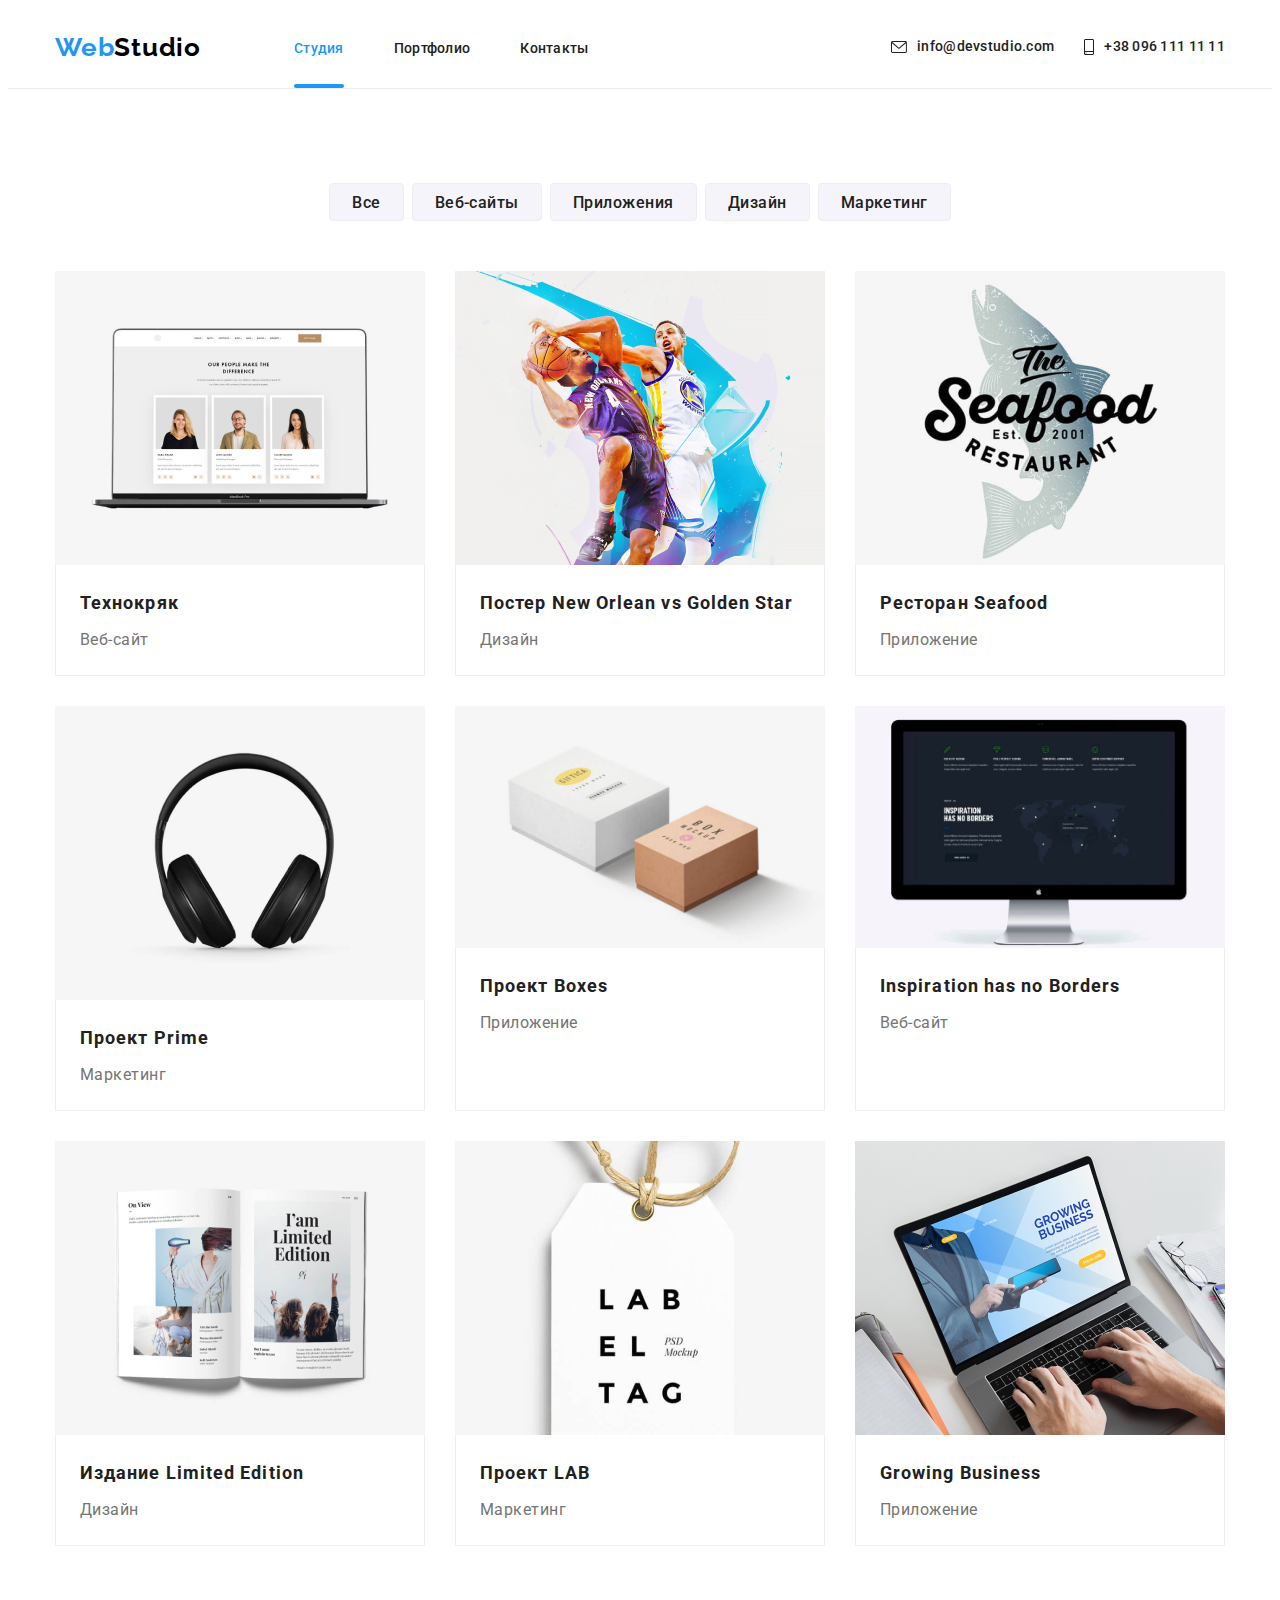
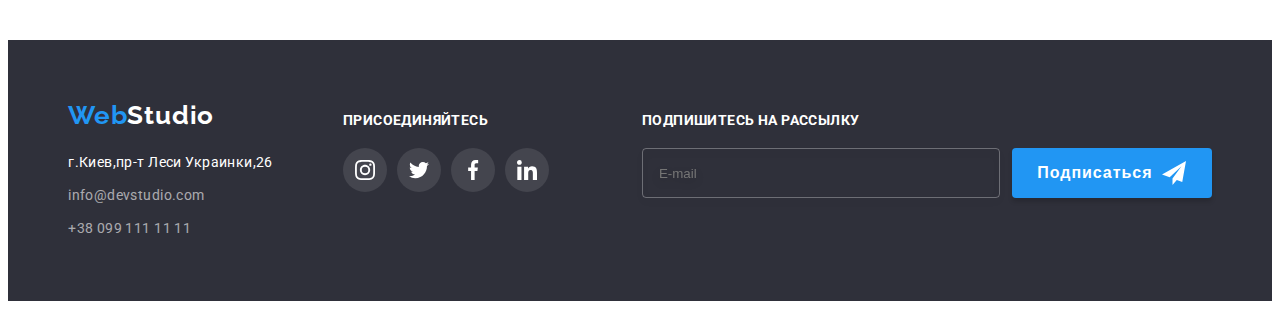
<file: portfolio.html>
<!DOCTYPE html>
<html lang="en">
  <head>
    <meta charset="UTF-8" />
    <meta http-equiv="X-UA-Compatible" content="IE=edge" />
    <meta name="viewport" content="width=device-width, initial-scale=1.0" />
    <link rel="shortcut icon" href="images/Flag_Ukr.ico" type="image/x-icon" />
    <title>Портфолио</title>
    <link rel="preconnect" href="https://fonts.googleapis.com" />
    <link rel="preconnect" href="https://fonts.gstatic.com" crossorigin />
    <link
      href="https://fonts.googleapis.com/css2?family=Raleway:wght@700&family=Roboto:wght@400;500;700;900&display=swap"
      rel="stylesheet"
    />
    <link
      rel="stylesheet"
      href="https://cdnjs.cloudflare.com/ajax/libs/modern-normalize/1.1.0/modern-normalize.min.css"
      integrity="sha512-wpPYUAdjBVSE4KJnH1VR1HeZfpl1ub8YT/NKx4PuQ5NmX2tKuGu6U/JRp5y+Y8XG2tV+wKQpNHVUX03MfMFn9Q=="
      crossorigin="anonymous"
      referrerpolicy="no-referrer"
    />
    <link rel="stylesheet" href="./css/main.min.css" />
    <style>
      ul {
        list-style-type: none; /* Убираем маркеры */
      }
      a {
        text-decoration: none; /* Убираем подчеркивание в ссылках  */
      }
    </style>
  </head>
  <body>
    <header class="header">
      <div class="container">
        <nav class="nav">
          <a href="./index.html" class="logo nav__logo"
            ><span class="logo__first">Web</span>Studio
          </a>
          <ul class="menu">
            <li class="menu__item">
              <a href="./index.html" class="menu__link + menu__link--stream"
                >Студия</a
              >
            </li>
            <li class="menu__item">
              <a href="./index.html" class="menu__link">Портфолио</a>
            </li>
            <li class="menu__item">
              <a href="" class="menu__link">Контакты</a>
            </li>
          </ul>
        </nav>
        <ul class="contacts">
          <li class="contacts__item">
            <a
              href="mailto:info@devstudio.com"
              title="E-mail"
              class="contacts__link"
            >
              <svg class="contacts__icon" width="16" height="12">
                <use href="./images/icons.svg#icon-envelope"></use>
              </svg>
              info@devstudio.com</a
            >
          </li>
          <li class="contacts__item">
            <a
              href="tel:+380961111111"
              title="Mobile phone"
              class="contacts__link"
            >
              <svg class="contacts__icon" width="10" height="16">
                <use href="./images/icons.svg#icon-smartphone"></use>
              </svg>
              +38 096 111 11 11</a
            >
          </li>
        </ul>
        <button type="button" class="menu-button-open">
          <svg class="menu-open-icon" width="24" height="16">
            <use href="./images/icons.svg#mob-menu-open"></use>
          </svg>
        </button>
        <div class="mob-modal is-hidden">
          <div class="mob-modal__container">
            <button type="button" class="menu-button-close">
              <svg class="menu-close-icon" width="40" height="40">
                <use href="./images/icons.svg#mob-menu-close"></use>
              </svg>
            </button>
            <ul class="mob-menu">
              <li class="mob-menu__item">
                <a href="./index.html" class="mob-menu__link"
                  >Студия</a
                >
              </li>
              <li class="mob-menu__item">
                <a href="./portfolio.html" class="mob-menu__link mob-menu--stream">Портфолио</a>
              </li>
              <li class="mob-menu__item">
                <a href="" class="mob-menu__link">Контакты</a>
              </li>
            </ul>
            <div>
              <ul class="mob-contacts">
                <li class="mob-contacts__item">
                  <a
                    href="tel:+380961111111"
                    title="Mobile phone"
                    class="mob-contacts__mobile mob-contacts__link"
                  >
                    +38 096 111 11 11</a
                  >
                </li>
                <li class="mob-contacts__item">
                  <a
                    href="mailto:info@devstudio.com"
                    title="E-mail"
                    class="mob-contacts__email mob-contacts__link"
                  >
                    info@devstudio.com</a
                  >
                </li>
              </ul>
              <ul class="mob-networks">
                <li class="mob-networks__item">
                  <a href="" class="mob-networks">Instagram</a>
                </li>
                <li class="mob-networks__item">
                  <a href="" class="mob-networks">Twitter</a>
                </li>
                <li class="mob-networks__item">
                  <a href="" class="mob-networks">Facebook</a>
                </li>
                <li class="mob-networks__item">
                  <a href="" class="mob-networks">LinkedIn</a>
                </li>
              </ul>
            </div>
          </div>
        </div>
      </div>
    </header>
    <!-- main -->
    <main>
      <!-- прячем заголовок от пользователя, Google  видит заголовок -->
      <h1 class="visually-hidden">Портфолио</h1>
      <section class="section-portfolio">
        <div class="container">
          <ul class="portfolio-btn-list">
            <li class="portfolio-btn-list__item">
              <button type="button" class="portfolio-btn">Все</button>
            </li>
            <li class="portfolio-btn-list__item">
              <button type="button" class="portfolio-btn">Веб-сайты</button>
            </li>
            <li class="portfolio-btn-list__item">
              <button type="button" class="portfolio-btn">Приложения</button>
            </li>
            <li class="portfolio-btn-list__item">
              <button type="button" class="portfolio-btn">Дизайн</button>
            </li>
            <li class="portfolio-btn-list__item">
              <button type="button" class="portfolio-btn">Маркетинг</button>
            </li>
          </ul>
          <ul class="services">
            <li class="services__item">
              <a href="" class="services__link">
                <div class="services__item-wrap">
                  <picture>
                    <source
                      srcset="
                        ./images/projects/Project1Desk1x.jpg 1x,
                        ./images/projects/Project1Desk2x.jpg 2x
                      "
                      media="(min-width: 1200px)"
                    />
                    <source
                      srcset="
                        ./images/projects/Project1Tab1x.jpg 1x,
                        ./images/projects/Project1Tab2x.jpg 2x
                      "
                      media="(min-width: 768px)"
                    />
                    <source
                      srcset="
                        ./images/projects/Project1Mob1x.jpg 1x,
                        ./images/projects/Project1Mob2x.jpg 2x
                      "
                      media="(min-width: 320px)"
                    />
                    <img
                    src="./images/projects/Project1Mob1x.jpg"
                    alt="Technocarck"
                    width="370"
                    class="services__img-portfolio"
                  />
                  </picture>
                  
                  <p class="services__item-text">
                    Ресурс предлагает комплексные предложения с разным уровнем
                    функционала и сервисов. Все это позволит посетителю получить
                    исчерпывающие сведения о компании или частном лице.
                  </p>
                </div>
                <div class="services__div">
                  <h2 class="services__review">Технокряк</h2>
                  <p class="services__speciality">Веб-сайт</p>
                </div>
              </a>
            </li>
            <li class="services__item">
              <a href="" class="services__link">
                <div class="services__item-wrap">
                  <picture>
                    <source
                      srcset="
                        ./images/projects/Project2Desk1x.jpg 1x,
                        ./images/projects/Project2Desk2x.jpg 2x
                      "
                      media="(min-width: 1200px)"
                    />
                    <source
                      srcset="
                        ./images/projects/Project2Tab1x.jpg 1x,
                        ./images/projects/Project2Tab2x.jpg 2x
                      "
                      media="(min-width: 768px)"
                    />
                    <source
                      srcset="
                        ./images/projects/Project2Mob1x.jpg 1x,
                        ./images/projects/Project2Mob2x.jpg 2x
                      "
                      media="(min-width: 320px)"
                    />
                    <img
                    src="./images/projects/Project2Mob1x.jpg"
                    alt="Poster NewOrlean"
                    width="370"
                    class="services__img-portfolio"
                  />
                  </picture>
                  
                  <p class="services__item-text">
                    Ресурс предлагает комплексные предложения с разным уровнем
                    функционала и сервисов. Все это позволит посетителю получить
                    исчерпывающие сведения о компании или частном лице.
                  </p>
                </div>
                <div class="services__div">
                  <h2 class="services__review">
                    Постер New Orlean vs Golden Star
                  </h2>
                  <p class="services__speciality">Дизайн</p>
                </div>
              </a>
            </li>
            <li class="services__item">
              <a href="" class="services__link">
                <div class="services__item-wrap">
                  <picture>
                     <source
                      srcset="
                        ./images/projects/Project3Desk1x.jpg 1x,
                        ./images/projects/Project3Desk2x.jpg 2x
                      "
                      media="(min-width: 1200px)"
                    />
                    <source
                      srcset="
                        ./images/projects/Project3Tab1x.jpg 1x,
                        ./images/projects/Project3Tab2x.jpg 2x
                      "
                      media="(min-width: 768px)"
                    />
                    <source
                      srcset="
                        ./images/projects/Project3Mob1x.jpg 1x,
                        ./images/projects/Project3Mob2x.jpg 2x
                      "
                      media="(min-width: 320px)"
                    />
                    <img
                    src="./images/projects/Project3Mob1x.jpg"
                    alt="Seafood"
                    width="370"
                    class="services__img-portfolio"
                  />
                  </picture>
                  
                  <p class="services__item-text">
                    Ресурс предлагает комплексные предложения с разным уровнем
                    функционала и сервисов. Все это позволит посетителю получить
                    исчерпывающие сведения о компании или частном лице.
                  </p>
                </div>
                <div class="services__div">
                  <h2 class="services__review">Ресторан Seafood</h2>
                  <p class="services__speciality">Приложение</p>
                </div>
              </a>
            </li>
            <li class="services__item">
              <a href="" class="services__link">
                <div class="services__item-wrap">
                  <picture>
                    <source
                      srcset="
                        ./images/projects/Project4Desk1x.jpg 1x,
                        ./images/projects/Project4Desk2x.jpg 2x
                      "
                      media="(min-width: 1200px)"
                    />
                    <source
                      srcset="
                        ./images/projects/Project4Tab1x.jpg 1x,
                        ./images/projects/Project4Tab2x.jpg 2x
                      "
                      media="(min-width: 768px)"
                    />
                    <source
                      srcset="
                        ./images/projects/Project4Mob1x.jpg 1x,
                        ./images/projects/Project4Mob2x.jpg 2x
                      "
                      media="(min-width: 320px)"
                    />
                    <img
                    src="./images/projects/Project4Mob1x.jpg"
                    alt="Project Prime"
                    width="370"
                    class="services__img-portfolio"
                  />
                  </picture>
                  
                  <p class="services__item-text">
                    Ресурс предлагает комплексные предложения с разным уровнем
                    функционала и сервисов. Все это позволит посетителю получить
                    исчерпывающие сведения о компании или частном лице.
                  </p>
                </div>
                <div class="services__div">
                  <h2 class="services__review">Проект Prime</h2>
                  <p class="services__speciality">Маркетинг</p>
                </div>
              </a>
            </li>
            <li class="services__item">
              <a href="" class="services__link">
                <div class="services__item-wrap">
                  <picture>
                    <source
                      srcset="
                        ./images/projects/Project5Desk1x.jpg 1x,
                        ./images/projects/Project5Desk2x.jpg 2x
                      "
                      media="(min-width: 1200px)"
                    />
                    <source
                      srcset="
                        ./images/projects/Project5Tab1x.jpg 1x,
                        ./images/projects/Project5Tab2x.jpg 2x
                      "
                      media="(min-width: 768px)"
                    />
                    <source
                      srcset="
                        ./images/projects/Project5Mob1x.jpg 1x,
                        ./images/projects/Project5Mob2x.jpg 2x
                      "
                      media="(min-width: 320px)"
                    />
                  </picture>
                  <img
                    src="./images/projects/Project5Mob1x.jpg"
                    alt="Project Boxes"
                    width="370"
                    class="services__img-portfolio"
                  />
                  <p class="services__item-text">
                    Ресурс предлагает комплексные предложения с разным уровнем
                    функционала и сервисов. Все это позволит посетителю получить
                    исчерпывающие сведения о компании или частном лице.
                  </p>
                </div>
                <div class="services__div">
                  <h2 class="services__review">Проект Boxes</h2>
                  <p class="services__speciality">Приложение</p>
                </div>
              </a>
            </li>
            <li class="services__item">
              <a href="" class="services__link">
                <div class="services__item-wrap">
                  <picture>
                    <source
                      srcset="
                        ./images/projects/Project6Desk1x.jpg 1x,
                        ./images/projects/Project6Desk2x.jpg 2x
                      "
                      media="(min-width: 1200px)"
                    />
                    <source
                      srcset="
                        ./images/projects/Project6Tab1x.jpg 1x,
                        ./images/projects/Project6Tab2x.jpg 2x
                      "
                      media="(min-width: 768px)"
                    />
                    <source
                      srcset="
                        ./images/projects/Project6Mob1x.jpg 1x,
                        ./images/projects/Project6Mob2x.jpg 2x
                      "
                      media="(min-width: 320px)"
                    />
                  </picture>
                  <img
                    src="./images/projects/Project6Mob1x.jpg"
                    alt="Inspiration"
                    width="370"
                    class="services__img-portfolio"
                  />
                  <p class="services__item-text">
                    Ресурс предлагает комплексные предложения с разным уровнем
                    функционала и сервисов. Все это позволит посетителю получить
                    исчерпывающие сведения о компании или частном лице.
                  </p>
                </div>
                <div class="services__div">
                  <h2 class="services__review">Inspiration has no Borders</h2>
                  <p class="services__speciality">Веб-сайт</p>
                </div>
              </a>
            </li>
            <li class="services__item">
              <a href="" class="services__link">
                <div class="services__item-wrap">
                  <picture>
                  <source
                      srcset="
                        ./images/projects/Project7Desk1x.jpg 1x,
                        ./images/projects/Project7Desk2x.jpg 2x
                      "
                      media="(min-width: 1200px)"
                    />
                    <source
                      srcset="
                        ./images/projects/Project7Tab1x.jpg 1x,
                        ./images/projects/Project7Tab2x.jpg 2x
                      "
                      media="(min-width: 768px)"
                    />
                    <source
                      srcset="
                        ./images/projects/Project7Mob1x.jpg 1x,
                        ./images/projects/Project7Mob2x.jpg 2x
                      "
                      media="(min-width: 320px)"
                    />  
                    <img
                    src="./images/projects/Project7Mob1x.jpg"
                    alt="Limited Edition"
                    width="370"
                    class="services__img-portfolio"
                  />
                  </picture>
                  
                  <p class="services__item-text">
                    Ресурс предлагает комплексные предложения с разным уровнем
                    функционала и сервисов. Все это позволит посетителю получить
                    исчерпывающие сведения о компании или частном лице.
                  </p>
                </div>
                <div class="services__div">
                  <h2 class="services__review">Издание Limited Edition</h2>
                  <p class="services__speciality">Дизайн</p>
                </div>
              </a>
            </li>
            <li class="services__item">
              <a href="" class="services__link">
                <div class="services__item-wrap">
                  <picture>
                     <source
                      srcset="
                        ./images/projects/Project8Desk1x.jpg 1x,
                        ./images/projects/Project8Desk2x.jpg 2x
                      "
                      media="(min-width: 1200px)"
                    />
                    <source
                      srcset="
                        ./images/projects/Project8Tab1x.jpg 1x,
                        ./images/projects/Project8Tab2x.jpg 2x
                      "
                      media="(min-width: 768px)"
                    />
                    <source
                      srcset="
                        ./images/projects/Project8Mob1x.jpg 1x,
                        ./images/projects/Project8Mob2x.jpg 2x
                      "
                      media="(min-width: 320px)"
                    />  
                    <img
                    src="./images/projects/Project8Mob1x.jpg"
                    alt="Project LAB"
                    width="370"
                    class="services__img-portfolio"
                  />
                  </picture>
                  
                  <p class="services__item-text">
                    Ресурс предлагает комплексные предложения с разным уровнем
                    функционала и сервисов. Все это позволит посетителю получить
                    исчерпывающие сведения о компании или частном лице.
                  </p>
                </div>
                <div class="services__div">
                  <h2 class="services__review">Проект LAB</h2>
                  <p class="services__speciality">Маркетинг</p>
                </div>
              </a>
            </li>
            <li class="services__item">
              <a href="" class="services__link">
                <div class="services__item-wrap">
                  <picture>
                    <source
                      srcset="
                        ./images/projects/Project9Desk1x.jpg 1x,
                        ./images/projects/Project9Desk2x.jpg 2x
                      "
                      media="(min-width: 1200px)"
                    />
                    <source
                      srcset="
                        ./images/projects/Project9Tab1x.jpg 1x,
                        ./images/projects/Project9Tab2x.jpg 2x
                      "
                      media="(min-width: 768px)"
                    />
                    <source
                      srcset="
                        ./images/projects/Project9Mob1x.jpg 1x,
                        ./images/projects/Project9Mob2x.jpg 2x
                      "
                      media="(min-width: 320px)"
                    /> 
                    <img
                    src="./images/projects/Project9Mob1x.jpg"
                    alt="Business"
                    width="370"
                    class="services__img-portfolio"
                  /> 
                  </picture>
                  
                  <p class="services__item-text">
                    Ресурс предлагает комплексные предложения с разным уровнем
                    функционала и сервисов. Все это позволит посетителю получить
                    исчерпывающие сведения о компании или частном лице.
                  </p>
                </div>
                <div class="services__div">
                  <h2 class="services__review">Growing Business</h2>
                  <p class="services__speciality">Приложение</p>
                </div>
              </a>
            </li>
          </ul>
        </div>
      </section>
    </main>
    <footer class="footer">
      <div class="container">
        <div class="footer__box-address">
          <div class="footer__div-logo">
            <a href="./index.html" class="logo logo--footer"
              ><span class="logo__first">Web</span>Studio
            </a>
          </div>
          <address>
            <ul class="contacts-footer">
              <li class="contacts-footer__item">
                <a
                  href="https://goo.gl/maps/AGHYp6htn4ZRzc9z8"
                  target="_blank"
                  rel="noopener noreferrer"
                  title="address"
                  class="contacts-footer__address"
                  >г.Киев,пр-т Леси Украинки,26</a
                >
              </li>
              <li class="contacts-footer__item">
                <a
                  href="mailto:info@devstudio.com"
                  title="E-mail"
                  class="contacts-footer__email"
                  >info@devstudio.com</a
                >
              </li>
              <li class="contacts-footer__item">
                <a
                  href="tel:+380991111111"
                  title="Mobile phone"
                  class="contacts-footer__phone"
                  >+38 099 111 11 11</a
                >
              </li>
            </ul>
          </address>
        </div>
        <div class="footer-contacts">
          <h3 class="footer-invite">присоединяйтесь</h3>
          <ul class="footer-social-networks">
            <li class="footer-social-networks__item">
              <a href="" class="footer-social-networks__link">
                <svg
                  class="footer-social-networks__icon"
                  width="20"
                  height="20"
                >
                  <use href="./images/icons.svg#icon-instagram"></use>
                </svg>
              </a>
            </li>
            <li class="footer-social-networks__item">
              <a href="" class="footer-social-networks__link">
                <svg
                  class="footer-social-networks__icon"
                  width="20"
                  height="20"
                >
                  <use href="./images/icons.svg#icon-twitter"></use>
                </svg>
              </a>
            </li>
            <li class="footer-social-networks__item">
              <a href="" class="footer-social-networks__link">
                <svg
                  class="footer-social-networks__icon"
                  width="20"
                  height="20"
                >
                  <use href="./images/icons.svg#icon-facebook"></use>
                </svg>
              </a>
            </li>
            <li class="footer-social-networks__item">
              <a href="" class="footer-social-networks__link">
                <svg
                  class="footer-social-networks__icon"
                  width="20"
                  height="20"
                >
                  <use href="./images/icons.svg#icon-linkedin"></use>
                </svg>
              </a>
            </li>
          </ul>
        </div>

        <div class="mailing-list">
          <h3 class="mailing-list__title">Подпишитесь на рассылку</h3>
          <form class="mailing">
            <label class="mailing__label">
              <input
                type="email"
                name="footer-email"
                placeholder="E-mail"
                class="mailing__input"
                required
              />
            </label>
            <button type="submit" class="main-btn footer-btn">
              Подписаться
              <svg class="footer-btn__icon" width="24" height="24">
                <use href="./images/icons.svg#icon-send"></use>
              </svg>
            </button>
          </form>
        </div>
      </div>
    </footer> 

    <script src="./js/modal.js"></script>
    <script src="./js/menu.js"></script>
  </body>
</html>
</file>
<file: css/main.min.css>
﻿body{font-family:"Roboto",sans-serif;color:#212121;background-color:#fff}html{box-sizing:border-box}*,*::before,*::after{box-sizing:inherit}button{cursor:pointer}p,h1,h2,h3,h4,h5,h6{margin:0}ul{margin:0;padding-left:0}a{color:currentColor}a:focus,button:focus,.modal-form__input,.modal-form__text,.mailing__input{outline:currentColor}img{display:block;width:100%;min-width:100%;height:auto}:root{--main-color: #212121;--header-bottom: #ececec;--highlight-color: #2196f3;--highlight-btn: #188ce8;--mark-color: #ffa500;--header-link-color: #757575;--main-tittle-color: #ffffff;--main-background-color: #2f303a;--description-text-color: #757575;--description-background-color: #f5f4fa;--team__position-color: #757575;--soc-icon-color: #afb1b8;--footer-background-color: #2f303a;--footer-contact-color: #ffffff;--portfolio-speciality-color: #757575;--typical-margin: 30px;--timing-function: cubic-bezier(0.4, 0, 0.2, 1)}h2[class=visually-hidden],h1[class=visually-hidden]{position:absolute;white-space:nowrap;width:1px;height:1px;overflow:hidden;border:0;padding:0;clip:rect(0 0 0 0);clip-path:inset(50%);margin:-1px}.container{width:100%;margin:0 auto;padding-left:15px;padding-right:15px}@media screen and (min-width: 480px){.container{max-width:480px}}@media screen and (min-width: 768px){.container{max-width:768px}}@media screen and (min-width: 1200px){.container{max-width:1200px}}.main-btn{font-weight:700;font-size:16px;line-height:1.88;text-align:center;letter-spacing:.06em;box-shadow:0px 4px 4px rgba(0,0,0,.15);border-radius:4px;border:0;color:var(--main-tittle-color);background:var(--highlight-color);margin:0 auto;display:block;min-width:200px;height:50px;transition:box-shadow 250ms var(--timing-function),background-color 250ms var(--timing-function)}.main-btn:hover,.main-btn:focus{background-color:var(--highlight-btn);box-shadow:0px 4px 4px rgba(0,0,0,.15);border-radius:4px}.header{border-bottom:1px solid var(--header-bottom)}@media screen and (min-width: 480px){.header{padding:10px 0}}@media screen and (min-width: 768px){.header{padding:21px 0}}@media screen and (min-width: 1200px){.header{padding-top:24px;padding-bottom:25px}}.header>.container,.nav{display:flex;align-items:center}.logo{font-family:"Raleway",sans-serif;font-style:normal;font-weight:700;font-size:24px;line-height:1.17;letter-spacing:.03em}@media screen and (min-width: 1200px){.logo{font-size:26px;line-height:1.19}}.menu{display:none}@media screen and (min-width: 768px){.menu{display:flex;align-items:center}}.nav__logo{color:#000;margin-right:93px}.logo__first{color:var(--highlight-color)}.menu__item:not(:last-child){margin-right:50px}.menu__link{color:var(--main-color);margin-top:4px;position:relative;/*!!!!!!!!!!!!! ЕСЛИ НЕТ - ТО ФИГУРА
ПОЗИЦИОНИРУЕТСЯ ОТНОСИТЕЛЬНО ДОКУМЕНТА 
при position: absolute; !!!!!!!!!!!!!!!*/transition:color 250ms var(--timing-function),filter 250ms var(--timing-function);font-weight:500;font-size:14px;line-height:1.14;letter-spacing:.02em}.menu__link:hover,.menu__link:focus{color:var(--highlight-color)}.menu__link--stream{color:var(--highlight-color)}.menu__link--stream::after{content:"";position:absolute;bottom:-34.5px;display:block;width:100%;height:4px;border-radius:4px;background-color:var(--highlight-color)}@media screen and (min-width: 1200px){.menu__link--stream::after{bottom:-32.5px}}.contacts{display:none}@media screen and (min-width: 768px){.contacts{display:flex;flex-direction:column;margin-left:auto}}@media screen and (min-width: 1200px){.contacts{display:flex;flex-direction:row}}.contacts__item:not(:first-child){margin-top:10px}@media screen and (min-width: 1200px){.contacts__item:not(:first-child){margin-top:0;margin-left:30px}}.contacts__link{display:flex;align-items:center;font-weight:500;font-size:14px;line-height:1.14;letter-spacing:.02em;transition:color 250ms var(--timing-function),filter 250ms var(--timing-function)}.contacts__link:hover,.contacts__link:focus{color:var(--highlight-color)}.contacts__icon{margin-right:10px;fill:currentColor}.menu-button-open{display:flex;justify-content:center;align-items:center;border:none;background-color:inherit;width:40px;height:40px;padding:0;margin-left:auto;transition:fill 250ms var(--timing-function)}@media screen and (min-width: 768px){.menu-button-open{display:none}}.menu-button-open:hover,.menu-button-open:focus{fill:var(--highlight-color)}.mob-modal{position:fixed;top:0;left:0;z-index:5;width:100vw;height:100vh;background-color:var(--footer-contact-color);padding:48px 0}.mob-modal__container{max-width:480px;padding-left:40px;margin:0 auto;display:flex;flex-direction:column;height:100%;justify-content:space-between;overflow:auto}.menu-close-icon{transition:transform .3s linear,fill .3s linear}.menu-button-close{display:flex;position:absolute;border:none;background-color:rgba(0,0,0,0);padding:0;right:15px;top:10px}.menu-button-close:hover .menu-close-icon,.menu-button-close:focus .menu-close-icon{fill:var(--highlight-color);transform:rotate(90deg)}.mob-menu{display:flex;flex-direction:column;gap:var(--typical-margin)}.mob-menu__item{font-weight:500;font-size:40px;line-height:1.175;letter-spacing:.02em}.mob-menu--stream{color:var(--highlight-color)}.mob-menu__link:hover,.mob-menu__link:focus{color:var(--highlight-color)}.mob-contacts{display:flex;flex-direction:column;gap:var(--typical-margin);margin-bottom:64px}.mob-contacts__link:hover,.mob-contacts__link:focus{color:var(--highlight-color)}.mob-contacts__mobile{font-weight:500;font-size:34px;line-height:1.1764705882;letter-spacing:.02em;color:var(--highlight-color)}.mob-contacts__email{font-weight:500;font-size:24px;line-height:28px;letter-spacing:.02em;color:var(--header-link-color)}.mob-networks{display:flex;gap:10px}.mob-networks__item{border-left:1px solid rgba(33,33,33,.2);padding-left:10px;color:var(--highlight-color)}.mob-networks__item:first-child{border-left:none;padding-left:0}.main{background:var(--footer-background-color);background-image:linear-gradient(rgba(47, 48, 58, 0.4), rgba(47, 48, 58, 0.4)),url(../images/hero/HeroMob1x.jpg);background-repeat:no-repeat;background-position:center;background-size:cover;margin:0 auto}@media screen and (max-width: 479px){.main{max-width:320px;padding:118px 0}}@media screen and (min-width: 480px){.main{max-width:480px;padding:118px 0;background-image:linear-gradient(rgba(47, 48, 58, 0.4), rgba(47, 48, 58, 0.4)),url(../images/hero/HeroMob1x.jpg)}}@media screen and (min-width: 480px)and (min-device-pixel-ratio: 2),screen and (min-width: 480px)and (min-resolution: 192dpi),screen and (min-width: 480px)and (min-resolution: 2dppx){.main{background-image:linear-gradient(rgba(47, 48, 58, 0.4), rgba(47, 48, 58, 0.4)),url(../images/hero/HeroMob2x.jpg)}}@media screen and (min-width: 768px){.main{max-width:768px;padding:118px 0;background-image:linear-gradient(rgba(47, 48, 58, 0.4), rgba(47, 48, 58, 0.4)),url(../images/hero/HeroTab1x.jpg)}}@media screen and (min-width: 768px)and (min-device-pixel-ratio: 2),screen and (min-width: 768px)and (min-resolution: 192dpi),screen and (min-width: 768px)and (min-resolution: 2dppx){.main{background-image:linear-gradient(rgba(47, 48, 58, 0.4), rgba(47, 48, 58, 0.4)),url(../images/hero/HeroTab2x.jpg)}}@media screen and (min-width: 1200px){.main{max-width:1600px;padding:200px 0;background-image:linear-gradient(rgba(47, 48, 58, 0.4), rgba(47, 48, 58, 0.4)),url(../images/hero/HeroDesk1x.jpg)}}@media screen and (min-width: 1200px)and (min-device-pixel-ratio: 2),screen and (min-width: 1200px)and (min-resolution: 192dpi),screen and (min-width: 1200px)and (min-resolution: 2dppx){.main{background-image:linear-gradient(rgba(47, 48, 58, 0.4), rgba(47, 48, 58, 0.4)),url(../images/hero/HeroDesk2x.jpg)}}.main__box{font-weight:900;text-align:center;letter-spacing:.06em;text-transform:uppercase;color:var(--main-tittle-color);margin:0 auto;margin-bottom:30px}@media screen and (min-width: 480px){.main__box{max-width:360px;font-size:26px;line-height:1.62}}@media screen and (min-width: 1200px){.main__box{max-width:696px;font-size:44px;line-height:1.36}}.details{padding:60px 0}@media screen and (min-width: 1200px){.details{padding:94px 0}}.description{display:flex;flex-wrap:wrap;gap:var(--typical-margin)}.description__li{width:100%}@media screen and (min-width: 768px){.description__li{width:calc((100% - 30px)/2)}}@media screen and (min-width: 1200px){.description__li{width:calc((100% - 90px)/4)}}.details-box{display:flex;justify-content:center;align-items:center;height:120px;background:var(--description-background-color);border-radius:4px;margin-bottom:30px}.details-box__title{text-align:center;font-weight:700;font-size:14px;line-height:1.14;letter-spacing:.03em;text-transform:uppercase;color:var(--main-color);margin-bottom:10px}@media screen and (min-width: 768px){.details-box__title{text-align:left}}.details-box__text{font-size:14px;line-height:1.71;letter-spacing:.03em;color:var(--description-text-color)}.activity-section{padding-bottom:94px}@media screen and (max-width: 1199px){.activity-section{position:absolute;white-space:nowrap;width:1px;height:1px;overflow:hidden;border:0;padding:0;clip:rect(0 0 0 0);clip-path:inset(50%);margin:-1px}}.activity-title{font-size:36px;line-height:1.17;text-align:center;letter-spacing:.03em;color:var(--main-color);margin-bottom:50px}.activity{display:flex}.activity__li{position:relative;display:flex}.activity__li:not(:last-child){margin-right:var(--typical-margin)}.activity__text{text-transform:uppercase;position:absolute;bottom:0;left:0;width:100%;height:70px;display:flex;align-items:center;justify-content:center;background:rgba(47,48,58,.8);font-weight:700;font-size:14px;line-height:1.14;letter-spacing:.03em;color:var(--main-tittle-color)}.team-section{background:var(--description-background-color);padding:60px 0}@media screen and (min-width: 1200px){.team-section{padding:94px 0}}.team-title{font-weight:700;font-size:28px;line-height:1.18;text-align:center;letter-spacing:.03em;margin-bottom:30px}@media screen and (min-width: 1200px){.team-title{font-size:36px;line-height:1.1666666667;margin-bottom:50px}}.team-list{display:flex;flex-wrap:wrap;gap:var(--typical-margin)}.team-list__item{width:100%;text-align:center;background:var(--main-tittle-color);box-shadow:0px 1px 3px rgba(0,0,0,.12),0px 1px 1px rgba(0,0,0,.14),0px 2px 1px rgba(0,0,0,.2);border-radius:0px 0px 4px 4px}@media screen and (min-width: 768px){.team-list__item{width:calc((100% - 30px)/2)}}@media screen and (min-width: 1200px){.team-list__item{width:calc((100% - 90px)/4)}}.team{padding:30px 0}.team__name{font-weight:500;font-size:16px;line-height:1.19;color:var(--main-color);margin-bottom:10px}.team__position{font-size:16px;line-height:1.19;color:var(--team-position-color);margin-bottom:16px}.social-networks{display:flex;justify-content:center}.social-networks__item{margin-left:10px}.social-networks__item:first-child{margin-left:0}.social-networks__link{display:flex;justify-content:center;align-items:center;width:44px;height:44px;border-radius:50px;color:var(--soc-icon-color);fill:var(--soc-icon-color);transition:background-color 250ms var(--timing-function),fill 250ms var(--timing-function)}.social-networks__link:hover,.social-networks__link:focus{background-color:var(--highlight-color);fill:var(--main-tittle-color)}.social-networks__icon{color:currentColor}.clients-section{padding:60px 0}@media screen and (min-width: 1200px){.clients-section{padding:94px 0}}.clients-title{font-weight:700;font-size:28px;line-height:1.18;text-align:center;letter-spacing:.03em;color:var(--main-color);margin-bottom:30px}@media screen and (min-width: 1200px){.clients-title{font-weight:700;font-size:36px;line-height:1.16;margin-bottom:50px}}@media screen and (min-width: 1200px){.clients-title{font-size:36px;line-height:1.17;text-align:center;letter-spacing:.03em;color:var(--main-color);margin-bottom:50px}}.clients{display:flex;flex-wrap:wrap;gap:var(--typical-margin);justify-content:center}@media screen and (min-width: 480px){.clients__item{width:calc((100% - 30px)/2)}}@media screen and (min-width: 768px){.clients__item{width:calc((100% - 60px)/3)}}@media screen and (min-width: 1200px){.clients__item{width:calc((100% - 150px)/6)}}.clients__link{display:flex;justify-content:center;align-items:center;height:92px;border:1px solid #afb1b8;border-radius:4px;color:var(--soc-icon-color);fill:var(--soc-icon-color);transition:border 250ms var(--timing-function),fill 250ms var(--timing-function),filter 250ms var(--timing-function)}.clients__link:hover,.clients__link:focus{border:1px solid var(--highlight-color);fill:var(--highlight-color);filter:drop-shadow(0px 4px 4px rgba(0, 0, 0, 0.25))}.client__icon{color:currentColor}.footer{background:var(--footer-background-color);padding:60px 0}.footer .container{display:flex;flex-direction:column}@media screen and (min-width: 768px){.footer .container{flex-direction:unset;flex-wrap:wrap;justify-content:center}}.footer__box-address{display:flex;flex-direction:column;align-items:center;margin-bottom:60px}@media screen and (min-width: 1200px){.footer__box-address{align-items:unset;margin-bottom:0}}.logo--footer{color:var(--footer-contact-color)}.footer__div-logo{margin-bottom:20px}.contacts-footer{background:var(--footer-background-color);font-style:normal;display:flex;flex-direction:column;align-items:center}@media screen and (min-width: 1200px){.contacts-footer{align-items:flex-start}}.contacts-footer__item:not(:last-child){margin-bottom:9px}.contacts-footer__address{color:var(--footer-contact-color);font-weight:400;font-size:14px;line-height:1.71;letter-spacing:.03em;transition:color 250ms var(--timing-function)}.contacts-footer__address:hover,.contacts-footer__address:focus{color:var(--highlight-color)}.contacts-footer__email,.contacts-footer__phone{color:rgba(255,255,255,.6);font-weight:400;font-size:14px;line-height:1.71;letter-spacing:.03em;transition:color 250ms var(--timing-function)}.contacts-footer__email:hover,.contacts-footer__email:focus,.contacts-footer__phone:hover,.contacts-footer__phone:focus{color:var(--highlight-color)}.footer-contacts{display:flex;flex-direction:column;align-items:center;margin-bottom:60px}@media screen and (min-width: 768px){.footer-contacts{margin-left:165px;margin-top:5px;margin-bottom:0}}@media screen and (min-width: 1200px){.footer-contacts{align-items:unset;margin-left:70px;padding-top:7px}}.footer-invite{text-transform:uppercase;font-size:14px;line-height:1.1428571429;letter-spacing:.03em;color:var(--footer-contact-color);margin-bottom:20px}.footer-social-networks{display:flex}.footer-social-networks__item{margin-left:10px}.footer-social-networks__item:first-child{margin-left:0}.footer-social-networks__link{display:flex;justify-content:center;align-items:center;width:44px;height:44px;border-radius:50px;background:rgba(255,255,255,.1);color:var(--footer-contact-color);fill:var(--footer-contact-color);transition:background-color 250ms var(--timing-function)}.footer-social-networks__link:hover,.footer-social-networks__link:focus{background-color:var(--highlight-color)}.footer-social-networks__icon{color:currentColor}.mailing-list{display:flex;flex-direction:column;align-items:center}@media screen and (min-width: 1200px){.mailing-list{margin-left:93px;margin-top:12px;align-items:flex-start}}.mailing-list__title{font-weight:700;font-size:14px;line-height:1.1428571429;letter-spacing:.03em;text-transform:uppercase;color:var(--footer-contact-color);margin-bottom:20px}.mailing{display:flex;flex-direction:column}@media screen and (min-width: 1200px){.mailing{flex-direction:row}}.mailing__label{margin-bottom:20px}@media screen and (min-width: 1200px){.mailing__label{margin-bottom:0}}.mailing__input{width:450px;height:50px;background-color:rgba(0,0,0,0);border:1px solid rgba(255,255,255,.3);filter:drop-shadow(0px 4px 4px rgba(0, 0, 0, 0.15));border-radius:4px;padding-left:16px;color:var(--footer-contact-color);margin-right:12px;transition:border-color 250ms var(--timing-function)}@media screen and (min-width: 1200px){.mailing__input{width:358px}}.mailing__input:hover,.mailing__input:focus{border-color:var(--highlight-color)}.footer-btn{display:flex;align-items:center;justify-content:center;fill:var(--footer-contact-color)}.footer-btn__icon{margin-left:10px}.backdrop{position:fixed;top:0;left:0;width:100%;height:100%;background:rgba(0,0,0,.2);opacity:1;transition:opacity 250ms var(--timing-function)}.backdrop.is-hidden{opacity:0;pointer-events:none}.backdrop.is-hidden .modal{transform:translate(-50%, -50%) scale(0.5)}.modal{position:absolute;top:50%;left:50%;transform:translate(-50%, -50%);max-width:450px;width:100%;min-height:609px;background:var(--main-tittle-color);box-shadow:0px 1px 3px rgba(0,0,0,.12),0px 1px 1px rgba(0,0,0,.14),0px 2px 1px rgba(0,0,0,.2);border-radius:4px;padding:40px;transition:250ms var(--timing-function)}@media screen and (min-width: 1200px){.modal{max-width:528px;min-height:581px}}.modal-icon{transition:transform .3s linear,fill .3s linear}.modal-close-btn{position:absolute;top:8px;right:8px;display:flex;align-items:center;justify-content:center;width:30px;height:30px;border-radius:50%;background-color:rgba(0,0,0,0);border:1px solid rgba(0,0,0,.1)}.modal-close-btn:hover .modal-icon,.modal-close-btn:focus .modal-icon{transform:rotate(90deg);fill:var(--highlight-color)}.is-hidden{opacity:0;visibility:hidden;pointer-events:none}.modal__title{font-weight:700;font-size:20px;line-height:1.5;text-align:center;letter-spacing:.03em;margin-bottom:30px}@media screen and (min-width: 1200px){.modal__title{line-height:1.15}}.modal-form__label{position:relative;display:flex;margin-bottom:28px}.modal-form__label:focus-within>.modal-form__input,.modal-form__label:focus-within>.modal-form__text,.modal-form__label:focus-within{fill:var(--highlight-color);border-color:var(--highlight-color)}.modal-form__span{position:absolute;left:0;top:-18px;font-size:12px;line-height:1.1666666667;letter-spacing:.01em;color:var(--description-text-color)}.modal-form__input{width:100%;height:40px;border:1px solid rgba(33,33,33,.2);border-radius:4px;background-color:rgba(0,0,0,0);padding-left:42px;transition:border-color 250ms var(--timing-function)}.modal-form__input:placeholder-shown{background-color:rgba(0,0,0,0)}.modal-form__input:not(:placeholder-shown):not(:focus):valid{background-color:rgba(108,255,186,.493)}.modal-form__input:not(:placeholder-shown):not(:focus):invalid{background-color:rgba(255,91,91,.856)}.modal-form__svg{position:absolute;left:12px;top:50%;transform:translateY(-50%);transition:fill 250ms var(--timing-function)}.modal-form__text{width:100%;height:120px;border:1px solid rgba(33,33,33,.2);border-radius:4px;resize:none;background-color:rgba(0,0,0,0);padding:12px 16px;font-size:14px;line-height:1.1428571429;letter-spacing:.01em;transition:border-color 250ms var(--timing-function)}.checkbox{display:flex;justify-content:center}.checkbox__label{font-weight:400;font-size:12px;line-height:1.17;letter-spacing:.03em;color:var(--description-text-color);display:flex;align-items:center;margin-bottom:30px;position:relative}@media screen and (min-width: 1200px){.checkbox__label{font-size:14px;line-height:1.71}}.checkbox__icon-box{position:absolute;opacity:1;transition:opacity 250ms var(--timing-function)}.checkbox__icon-check{margin-right:7px;opacity:0;transition:opacity 250ms var(--timing-function),box-shadow 250ms var(--timing-function)}.checkbox__input{position:absolute;width:1px;height:1px;margin:-1px;border:0;padding:0;white-space:nowrap;clip-path:inset(100%);clip:rect(0 0 0 0);overflow:hidden}.checkbox__input:checked+.checkbox__icon-box{opacity:0}.checkbox__input:checked~.checkbox__icon-check{opacity:1}.checkbox__input:focus+.checkbox__icon-box{box-shadow:0px 3px 1px rgba(0,0,0,.1),0px 1px 2px rgba(0,0,0,.08),0px 2px 2px rgba(0,0,0,.12);border-radius:2px}.checkbox__policy{font-weight:400;font-size:12px;line-height:1.17;letter-spacing:.03em;text-decoration-line:underline;color:var(--highlight-color)}@media screen and (min-width: 1200px){.checkbox__policy{font-size:14px;line-height:1.71}}.checkbox__policy:hover,.checkbox__policy:focus{filter:drop-shadow(0px 4px 4px rgba(0, 0, 0, 0.25))}.portfolio-btn-list{display:flex;flex-wrap:wrap;gap:15px 8px;margin-bottom:40px}@media screen and (min-width: 768px){.portfolio-btn-list{justify-content:center;margin-bottom:30px}}@media screen and (min-width: 1200px){.portfolio-btn-list{margin-bottom:50px}}.portfolio-btn{font-family:"Roboto",sans-serif;font-weight:500;font-size:16px;line-height:1.62;text-align:center;letter-spacing:.03em;color:var(--main-color);box-sizing:border-box;background:var(--description-background-color);border-radius:4px;border:1px solid #eee;height:38px;padding:6px 22px;transition:background-color 250ms var(--timing-function),color 250ms var(--timing-function),box-shadow 250ms var(--timing-function)}.portfolio-btn:hover,.portfolio-btn:focus{background-color:var(--highlight-color);color:var(--main-tittle-color);box-shadow:0px 3px 1px rgba(0,0,0,.1),0px 1px 2px rgba(0,0,0,.08),0px 2px 2px rgba(0,0,0,.12);border-radius:4px}.section-portfolio{padding:60px 0}@media screen and (min-width: 1200px){.section-portfolio{padding:94px 0}}.services__img-portfolio{display:block}.services{display:flex;flex-wrap:wrap;gap:var(--typical-margin)}.services__item{display:flex;width:100%;flex-grow:1}@media screen and (min-width: 768px){.services__item{width:calc((100% - 30px)/2)}}@media screen and (min-width: 1200px){.services__item{width:calc((100% - 60px)/3)}}.services__item-wrap{position:relative;overflow:hidden}.services__item-text{position:absolute;top:0;font-weight:700;font-size:18px;line-height:1.56;letter-spacing:.03em;color:var(--main-tittle-color);background:rgba(33,150,243,.9);padding:63px 24px;height:100%;transform:translateY(101%);transition:transform 250ms var(--timing-function)}.services__item:hover .services__item-text,.services__link:focus .services__item-text{transform:translateY(0)}.services__link{display:flex;flex-direction:column;transition:box-shadow 250ms var(--timing-function)}.services__link:hover,.services__link:focus{box-sizing:border-box;background:var(--main-tittle-color);box-shadow:0px 1px 1px rgba(0,0,0,.12),0px 4px 4px rgba(0,0,0,.06),1px 4px 6px rgba(0,0,0,.16)}.services__div{border:1px solid #eee;border-top:none;padding:20px 24px;flex-grow:1}.services__review{font-weight:700;font-size:18px;line-height:2;letter-spacing:.06em;color:var(--main-color);margin-bottom:4px}.services__speciality{font-size:16px;line-height:1.88;letter-spacing:.03em;color:var(--portfolio-speciality-color)}.menu__link:active,.contacts__link:active,.contacts-footer__address:active,.contacts-footer__email:active,.contacts-footer__phone:active{color:var(--mark-color)}/*# sourceMappingURL=main.min.css.map */
</file>
